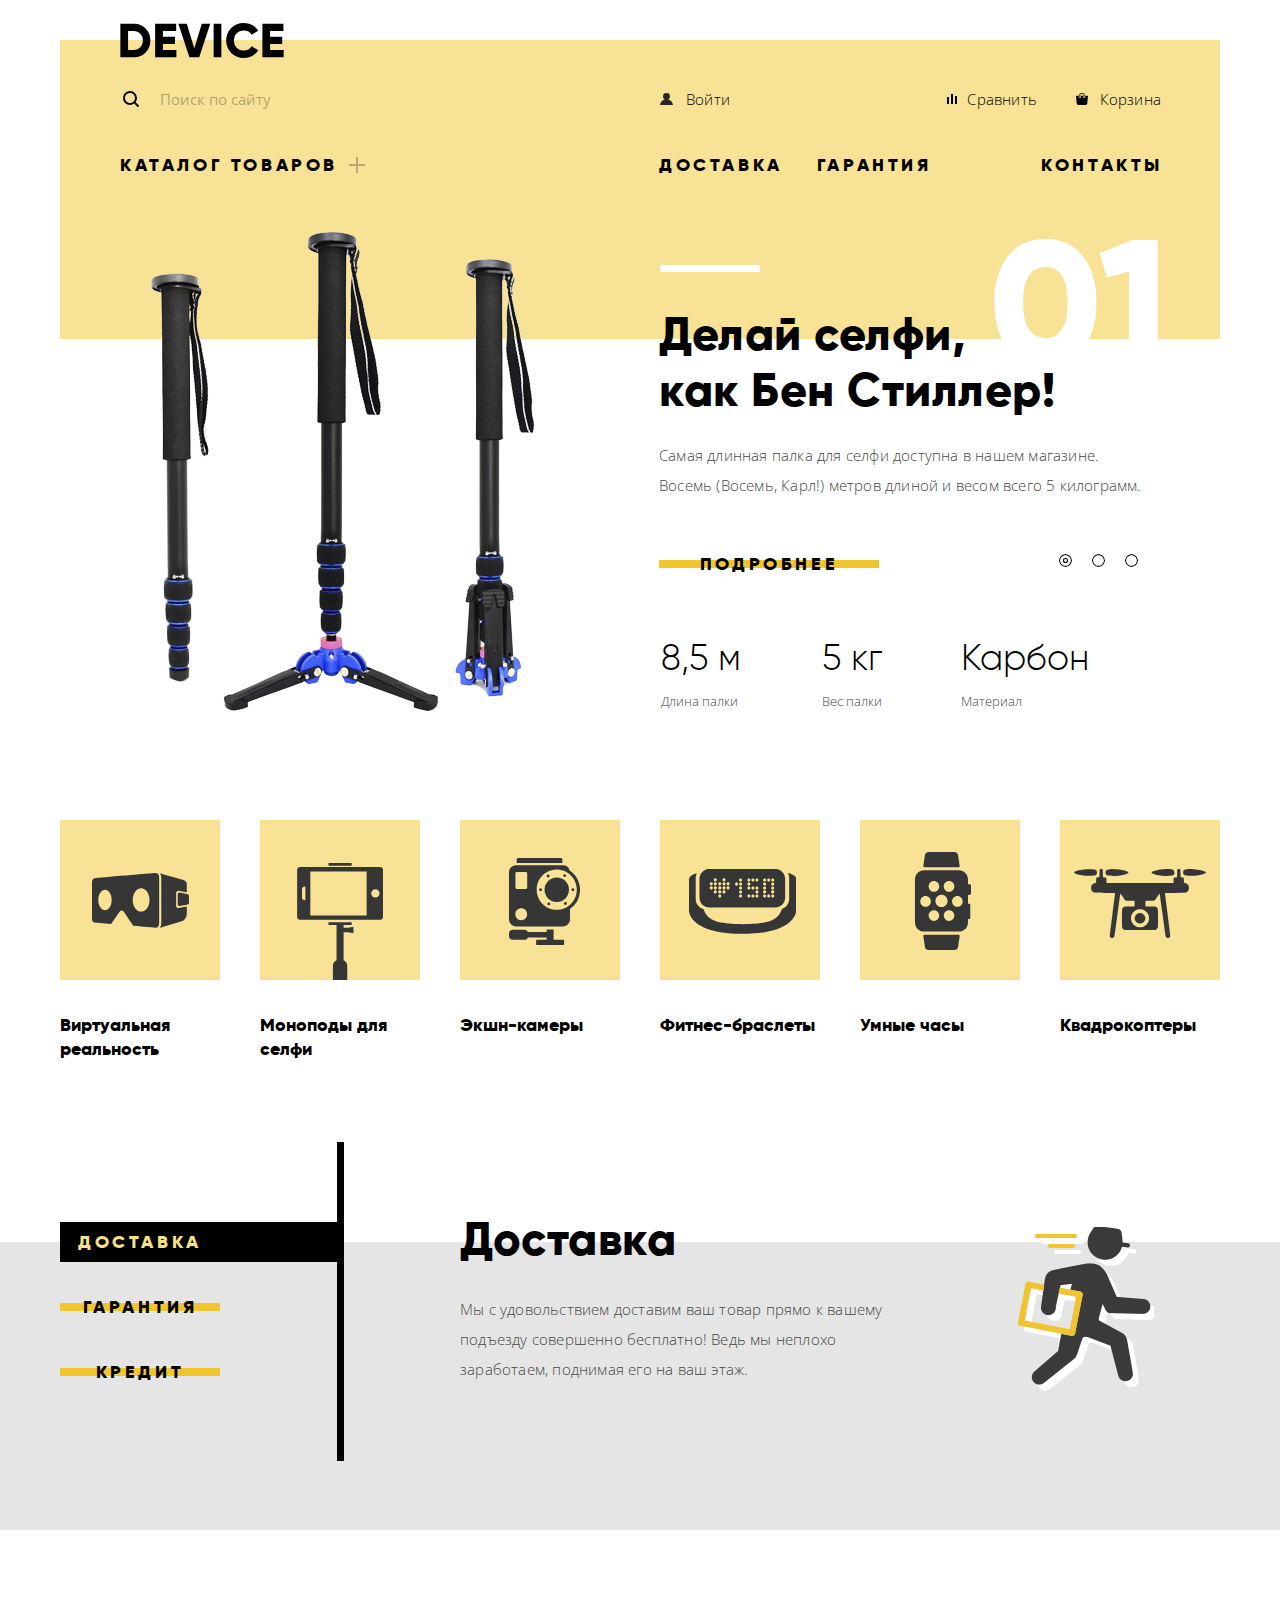
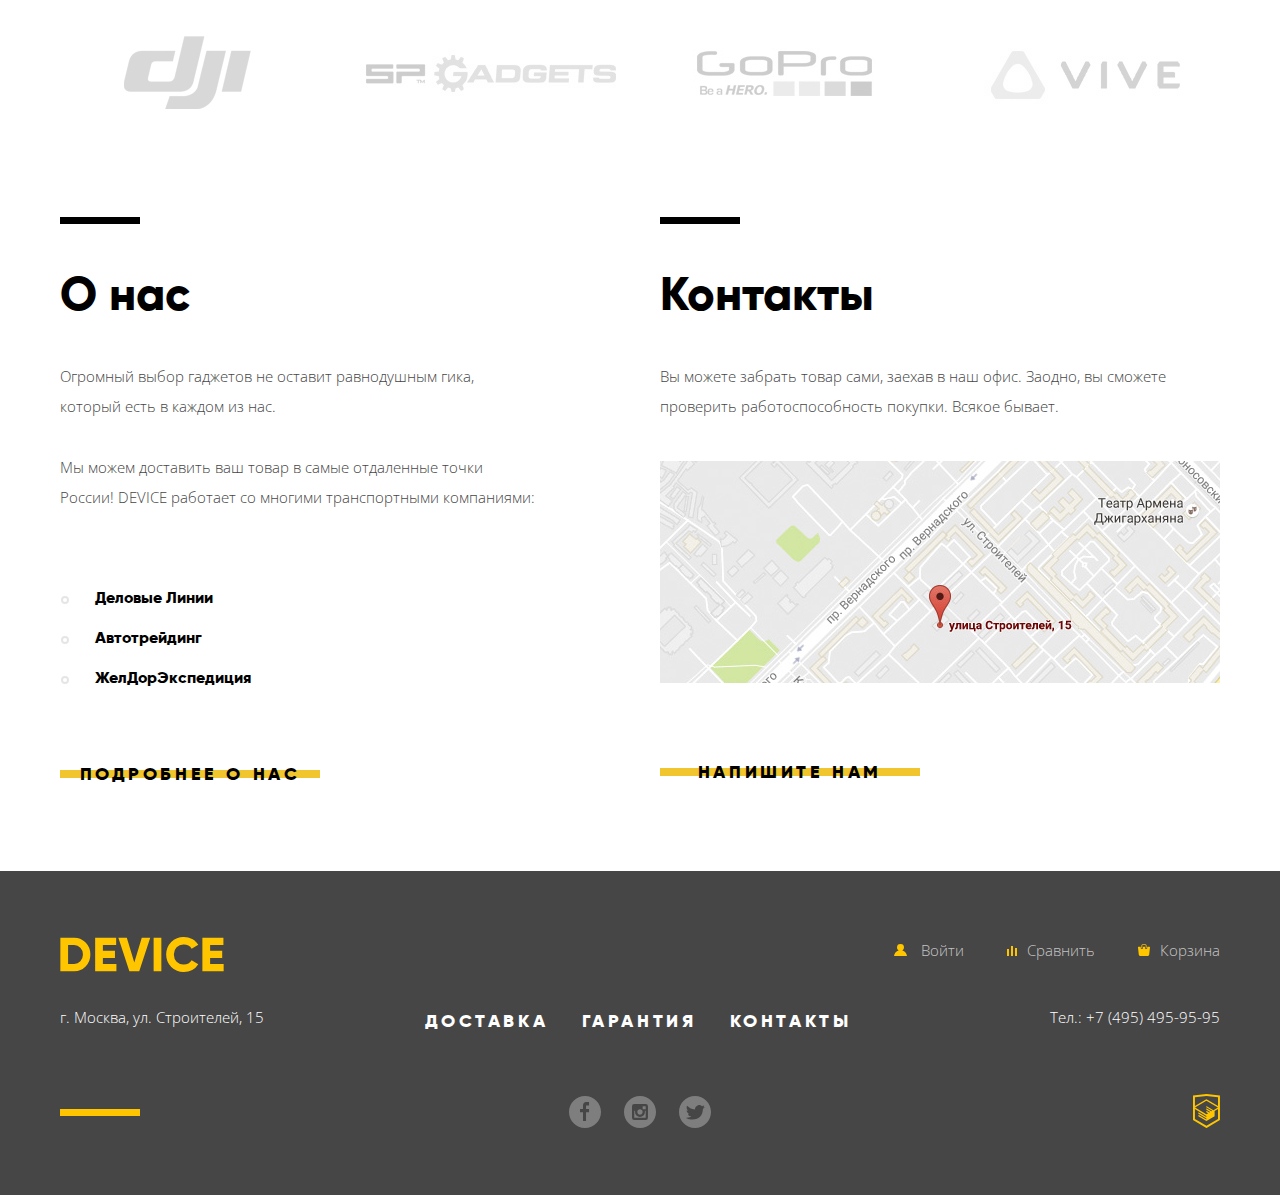
<file: index.html>
<!DOCTYPE html>
<html lang="ru">
  <head>
    <meta charset="utf-8">
    <title>Девайс - интернет-магазин гаджетов</title>
    <link href="https://fonts.googleapis.com/css?family=Open+Sans:300,400&amp;subset=cyrillic" rel="stylesheet">
    <link href="css/normalize.css" rel="stylesheet">
    <link href="css/style.mini.css" rel="stylesheet">
  </head>
  <body class="index-page">
  	<header class="header main-header">
      <svg class="header-logo" xmlns="http://www.w3.org/2000/svg" viewBox="0 0 164 35" height="35" width="164">
      <title>Интернет-магазин гаджетов «DEVICE»</title>
      <path fill="#000000" d="m0.35 0.7v33.6h13.532a15.723 15.723 0 0 0 11.72-4.824 16.464 16.464 0 0 0 4.712-11.976 16.465 16.465 0 0 0-4.712-11.976 15.723 15.723 0 0 0-11.72-4.824zm7.733 26.208v-18.819h5.8a8.648 8.648 0 0 1 6.5 2.568 9.412 9.412 0 0 1 2.489 6.84 9.41 9.41 0 0 1-2.489 6.84 8.646 8.646 0 0 1-6.5 2.568h-5.8zm34.8-5.952h12.082v-7.3h-12.086v-5.567h13.291v-7.389h-21.024v33.6h21.265v-7.392h-13.532v-5.952zm36.343 13.344 11.019-33.6h-8.458l-7.491 24.72-7.491-24.72h-8.457l11.019 33.6zm14.4 0h7.733v-33.6h-7.733zm38.615-1.416a15.514 15.514 0 0 0 6.041-5.688l-6.67-3.84a7.488 7.488 0 0 1-3.165 3.024 9.874 9.874 0 0 1-4.664 1.1 9.594 9.594 0 0 1-7.177-2.736 9.907 9.907 0 0 1-2.682-7.248 9.908 9.908 0 0 1 2.682-7.248 9.594 9.594 0 0 1 7.177-2.736 9.914 9.914 0 0 1 4.64 1.08 7.6 7.6 0 0 1 3.189 3.048l6.67-3.84a15.881 15.881 0 0 0-6.09-5.688 17.419 17.419 0 0 0-8.409-2.088 17.12 17.12 0 0 0-17.592 17.472 17.12 17.12 0 0 0 17.589 17.476 17.519 17.519 0 0 0 8.458-2.088zm17.881-11.928h12.082v-7.3h-12.085v-5.567h13.29v-7.389h-21.022v33.6h21.264v-7.392h-13.532v-5.952z"/>
      </svg>
      <div class="header-1row">
        <form class="search-form" action="https://echo.htmlacademy.ru">
          <label for="search" class="search-label"></label>
          <input class="search-input" type="text" name="search" id="search" placeholder="Поиск по сайту">
          <button class="search-btn">Найти</button>
        </form>
        <a class="header-login-link" href="login.html">Войти</a>
        <a class="header-compare-link" href="compare.html">Сравнить</a>
        <a class="header-cart-link" href="cart.html">Корзина</a>
      </div>
  		<nav class="main-navigation">
        <ul class="header-site-navigation">
          <li class="header-catalog"><a class="big-nav-link catalog-link" href="catalog.html">Каталог товаров</a>
            <ul class="catalog-navigation">
              <li><a href="virtual-reality.html">Виртуальная реальность</a></li>
              <li><a href="inner.html">Моноподы для селфи</a></li>
              <li><a href="action-cameras.html">Экшн-камеры</a></li>
              <li><a href="fitness-bracelets.html">Фитнес-браслеты</a></li>
              <li><a href="smartwatch.html">Умные часы</a></li>
              <li><a href="quadcopters.html">Квадрокоптеры</a></li>
            </ul>
          </li>
          <li class="header-delivery"><a class="big-nav-link" href="delivery.html">Доставка</a></li>
          <li class="header-guarantee"><a class="big-nav-link" href="guarantee.html">Гарантия</a></li>
          <li class="header-contacts"><a class="big-nav-link" href="contacts.html">Контакты</a></li>
        </ul>
      </nav>
    </header>
    <main>
    	<h1 class="visually-hidden">Интернет-магазин гаджетов «DEVICE»</h1>
      <section class="container slider">
          <input type="radio" id="btn-1" name="toggle" checked>
          <input type="radio" id="btn-2" name="toggle">
          <input type="radio" id="btn-3" name="toggle">
        <div class="slider-controls">
          <label for="btn-1"></label>
          <label for="btn-2"></label>
          <label for="btn-3"></label>
        </div>
        <ul class="slider-slides">
          <li class="slider-inner slide-1">
            <img src="img/slider-1.png" alt="Длиннющая палка для селфи" width="384" height="486">
            <div class="slider-description">
              <h2>Делай селфи,<br>как Бен Стиллер!</h2>
                <p>Самая длинная палка для селфи доступна в нашем магазине. Восемь (Восемь, Карл!) метров длиной и весом всего 5 килограмм.</p>
                <a class="button" href="#">Подробнее</a>
                <table>
                  <tr>
                    <th>8,5 м</th>
                    <th>5 кг</th>
                    <th>Карбон</th>
                  </tr>
                  <tr>
                    <td>Длина палки</td>
                    <td>Вес палки</td>
                    <td>Материал</td>
                  </tr>
                </table>
            </div>
          </li>
          <li class="slider-inner slide-2">
            <img src="img/slider-2.png" alt="Язвительный фитнес-браслет" width="345" height="485">
            <div class="slider-description">
              <h2>Худеем<br>правильно!</h2>
              <p>Мотивирующие фитнес-браслеты помогут найти в себе силы не пропускать занятия и соблюдать диету.</p>
              <a class="button" href="#">Подробнее</a>
              <table>
                <tr>
                  <th>48 часов</th>
                </tr>
                <tr>
                  <td>Без подзарядки</td>
                </tr>
              </table>
            </div>
          </li>
          <li class="slider-inner slide-3">
            <img src="img/slider-3.png" alt="Квадрокомарик" width="526" height="334">
            <div class="slider-description">
              <h2>Порхает как бабочка, жалит как пчела!</h2>
              <p>Этот обычный, на первый взгляд, квадрокоптер оснащен мощным лазером, замаскированным под стандартную камеру.</p>
              <a class="button" href="#">Подробнее</a>
              <table>
                <tr>
                  <th>800 м</th>
                  <th>50 м</th>
                </tr>
                <tr>
                  <td>Дальность полета</td>
                  <td>Радиус поражения</td>
                </tr>
              </table>
            </div>
          </li>
        </ul>
      </section>
      <ul class="popular-items container">
        <li class="popular-item">
          <a class="popular-item-link virtual-reality" href="">
            <h3>Виртуальная реальность</h3>
          </a>
        </li>
        <li class="popular-item">
          <a class="popular-item-link monopodes-for-selfie" href="">
            <h3>Моноподы для селфи</h3>
          </a>
        </li>
        <li class="popular-item">
          <a class="popular-item-link action-cameras" href="">
            <h3>Экшн-камеры</h3>
          </a>
        </li>
        <li class="popular-item">
          <a class="popular-item-link fitness-bracelets" href="">
            <h3>Фитнес-браслеты</h3>
          </a>
        </li>
        <li class="popular-item">
          <a class="popular-item-link smartwatch" href="">
            <h3>Умные часы</h3>
          </a>
        </li>
        <li class="popular-item">
          <a class="popular-item-link quadcopters" href="">
            <h3>Квадрокоптеры</h3>
          </a>
        </li>
      </ul>
      <section class="service">
      <div class="container">
        <div class="service-frame">
          <input type="radio" id="service-btn-1" name="service-toggle" checked>
          <input type="radio" id="service-btn-2" name="service-toggle">
          <input type="radio" id="service-btn-3" name="service-toggle">
        <div class="service-controls">
          <label class="button" for="service-btn-1">Доставка</label>
          <label class="button" for="service-btn-2">Гарантия</label>
          <label class="button" for="service-btn-3">Кредит</label>
        </div>
        <ul class="service-slides">
          <li class="service-slide-1">
            <h3>Доставка</h3>
            <p>Мы с удовольствием доставим ваш товар прямо к вашему подъезду совершенно бесплатно! Ведь мы неплохо заработаем, поднимая его на ваш этаж.</p>
          </li>
          <li class="service-slide-2">
            <h3>Гарантия</h3>
            <p>Если из-за возгорания купленного у нас товара у вас сгорит дом — не переживайте, мы выдадим вам новый.<br>Товар, не дом, конечно же.</p>
          </li>
          <li class="service-slide-3">
            <h3>Кредит</h3>
            <p>Залезть в долговую яму стало проще! Кредитные консультанты подберут для вас наиболее выгодные условия кредита. Выгодные для нашего банка, разумеется.</p>
          </li>
        </ul>
        </div>
      </div>
      </section>
      <section class="logotypes container">
        <h2 class="visually-hidden">Наши партнёры</h2>
        <ul>
          <li class="logotype">
            <a class="logo-1" href="https://www.dji.com/ru" title="DJI"></a>
            <img src="img/logo-1.jpg" alt="логотип DJI" width="260" height="100">
          </li>
          <li class="logotype">
            <a class="logo-2" href="http://www.sp-gadgets.com/" title="SP Gadgets"></a>
            <img src="img/logo-2.jpg" alt="логотип SP Gadgets" width="260" height="100">
          </li>
          <li class="logotype">
            <a class="logo-3" href="https://gopro.ru/" title="GoPro"></a>
            <img src="img/logo-3.jpg" alt="логотип GoPro" width="260" height="100">
          </li>
          <li class="logotype">
            <a class="logo-4" href="https://www.vive.com/ru/" title="HTC Vive"></a>
            <img src="img/logo-4.jpg" alt="логотип HTC Vive" width="260" height="100">
          </li>
        </ul>
      </section>
      <div class="container description">
    	<section class="about">
    		<h2>О нас</h2>
    		<p>Огромный выбор гаджетов не оставит равнодушным гика, который есть в каждом из нас.</p>
    		<p>Мы можем доставить ваш товар в самые отдаленные точки России! DEVICE работает со многими транспортными компаниями:</p>
    		<ul class="delivery-companies">
    			<li class="delivery-company">Деловые Линии</li>
    			<li class="delivery-company">Автотрейдинг</li>
    			<li class="delivery-company">ЖелДорЭкспедиция</li>
    		</ul>
    		<a class="button" href="#">Подробнее о нас</a>
    	</section>
    	<section class="contacts">
    		<h2>Контакты</h2>
    		<p>Вы можете забрать товар сами, заехав в наш офис. Заодно, вы сможете проверить работоспособность покупки. Всякое бывает.</p>
    		<a class="map" href="https://yandex.ru/maps/213/moscow/?ll=37.529654%2C55.686980&mode=search&ol=geo&ouri=ymapsbm1%3A%2F%2Fgeo%3Fll%3D37.529655%252C55.686981%26spn%3D0.001000%252C0.001000%26text%3D%25D0%25A0%25D0%25BE%25D1%2581%25D1%2581%25D0%25B8%25D1%258F%252C%2520%25D0%259C%25D0%25BE%25D1%2581%25D0%25BA%25D0%25B2%25D0%25B0%252C%2520%25D1%2583%25D0%25BB%25D0%25B8%25D1%2586%25D0%25B0%2520%25D0%25A1%25D1%2582%25D1%2580%25D0%25BE%25D0%25B8%25D1%2582%25D0%25B5%25D0%25BB%25D0%25B5%25D0%25B9%252C%252015%2520&z=17"><img src="img/map.jpg" height="222" width="560" alt="Магазин находится по адресу ул. Строителей, 15, Москва"></a>
    		<a class="button" href="#">Напишите нам</a>
    	</section>
      </div>
    </main>
    <footer class="main-footer">
      <div class="container">
        <div class="footer-1row">
          <svg class="footer-logo" xmlns="http://www.w3.org/2000/svg" viewBox="0 0 164 35" height="35" width="164">
          <title>Интернет-магазин гаджетов «DEVICE»</title>
          <path fill="#ffc600" d="m0.35 0.7v33.6h13.532a15.723 15.723 0 0 0 11.72-4.824 16.464 16.464 0 0 0 4.712-11.976 16.465 16.465 0 0 0-4.712-11.976 15.723 15.723 0 0 0-11.72-4.824zm7.733 26.208v-18.819h5.8a8.648 8.648 0 0 1 6.5 2.568 9.412 9.412 0 0 1 2.489 6.84 9.41 9.41 0 0 1-2.489 6.84 8.646 8.646 0 0 1-6.5 2.568h-5.8zm34.8-5.952h12.082v-7.3h-12.086v-5.567h13.291v-7.389h-21.024v33.6h21.265v-7.392h-13.532v-5.952zm36.343 13.344 11.019-33.6h-8.458l-7.491 24.72-7.491-24.72h-8.457l11.019 33.6zm14.4 0h7.733v-33.6h-7.733zm38.615-1.416a15.514 15.514 0 0 0 6.041-5.688l-6.67-3.84a7.488 7.488 0 0 1-3.165 3.024 9.874 9.874 0 0 1-4.664 1.1 9.594 9.594 0 0 1-7.177-2.736 9.907 9.907 0 0 1-2.682-7.248 9.908 9.908 0 0 1 2.682-7.248 9.594 9.594 0 0 1 7.177-2.736 9.914 9.914 0 0 1 4.64 1.08 7.6 7.6 0 0 1 3.189 3.048l6.67-3.84a15.881 15.881 0 0 0-6.09-5.688 17.419 17.419 0 0 0-8.409-2.088 17.12 17.12 0 0 0-17.592 17.472 17.12 17.12 0 0 0 17.589 17.476 17.519 17.519 0 0 0 8.458-2.088zm17.881-11.928h12.082v-7.3h-12.085v-5.567h13.29v-7.389h-21.022v33.6h21.264v-7.392h-13.532v-5.952z"/>
          </svg>
          <div class="footer-user-navigation">
            <a class="footer-login-link" href="login.html"><svg class="login-icon" xmlns="http://www.w3.org/2000/svg" width="13" height="12" viewBox="0 0 13 12"><path fill="#ffc600" d="M.032 12h12.937c-.163-2.643-2.074-4.837-4.671-5.543a3.47 3.47 0 0 0 1.687-2.972 3.485 3.485 0 0 0-6.97 0c0 1.264.68 2.361 1.688 2.972C2.106 7.163.194 9.357.032 12z"/></svg>Войти</a>
            <a class="footer-compare-link" href="compare.html"><svg class="compare-icon" xmlns="http://www.w3.org/2000/svg" width="10" height="10" viewBox="0 0 10 10"><path fill="#ffc600" d="M8 2h1.984v8H8zM0 3h1.984v7H0zM4 0h2v10H4z"/></svg>Сравнить</a>
            <a class="footer-cart-link" href="cart.html"><svg class="cart-icon" xmlns="http://www.w3.org/2000/svg" width="12" height="12" viewBox="0 0 12 12"><path fill="#ffc600" d="M11.864 3.017a.429.429 0 0 0-.327-.154H9.225V4.09c0 .563-.484 1.022-1.08 1.022-.594 0-1.078-.458-1.078-1.022V2.863H4.909V4.09c0 .563-.485 1.022-1.08 1.022-.595 0-1.078-.458-1.078-1.022V2.863H.438a.43.43 0 0 0-.327.154.472.472 0 0 0-.108.358l.776 7.134c.015.806.642 1.455 1.411 1.455h7.595c.77 0 1.396-.649 1.411-1.455l.776-7.134a.476.476 0 0 0-.108-.358z"/><path fill="#ffc600" d="M3.829 4.499c.239 0 .433-.184.433-.409V1.84c0-.632.672-1.022 1.295-1.022h1.079c.655 0 1.078.401 1.078 1.022v2.25c0 .225.194.409.431.409.239 0 .433-.184.433-.409V1.84C8.577.773 7.761 0 6.636 0H5.557c-1.19 0-2.159.826-2.159 1.84v2.25c0 .225.194.409.431.409z"/></svg>Корзина</a>
          </div>
        </div>
        <div class="footer-2row">
          <p class="contact-info">г. Москва, ул. Строителей, 15</p>
          <nav class="footer-navigation">
            <ul class="footer-site-navigation">
              <li><a class="big-nav-link" href="delivery.html">Доставка</a></li>
              <li><a class="big-nav-link" href="guarantee.html">Гарантия</a></li>
              <li><a class="big-nav-link" href="contacts.html">Контакты</a></li>
            </ul>
          </nav>
          <p class="contact-info">Тел.: +7 (495) 495-95-95</p>
        </div>
        <div class="footer-social">
          <ul class="social-buttons">
            <li><a class="social-button" href="#" title="Фейсбук"><svg xmlns="http://www.w3.org/2000/svg" width="32" height="32" viewBox="0 0 32 32"><path fill="#FFF" d="M16 0C7.164 0 0 7.163 0 16s7.164 16 16 16c8.837 0 16-7.164 16-16S24.837 0 16 0zm4.062 9.455h-3.021v3.444h3.021v3.445h-3.021v8.61H14.02v-8.61H11v-3.445h3.021V9.455c0-1.902 1.353-3.445 3.021-3.445h3.021v3.445z"/></svg></a></li>
            <li><a class="social-button" href="#" title="Инстаграм"><svg xmlns="http://www.w3.org/2000/svg" width="32" height="32" viewBox="0 0 32 32"><g fill="#FFF"><path d="M20.916 16a4.938 4.938 0 1 1-9.877 0c0-.394.051-.773.138-1.14h-.897v6.838h11.396V14.86h-.897c.086.367.137.746.137 1.14z"/><path d="M15.978 18.659c1.466 0 2.659-1.193 2.659-2.659s-1.193-2.659-2.659-2.659c-1.466 0-2.659 1.193-2.659 2.659s1.192 2.659 2.659 2.659zM18.637 10.302h3.039v3.039h-3.039z"/><path d="M16 0C7.164 0 0 7.164 0 16c0 8.837 7.164 16 16 16 8.837 0 16-7.163 16-16 0-8.836-7.163-16-16-16zm7.955 21.698a2.285 2.285 0 0 1-2.279 2.279H10.279A2.285 2.285 0 0 1 8 21.698V10.302a2.286 2.286 0 0 1 2.279-2.279h11.396a2.286 2.286 0 0 1 2.279 2.279v11.396z"/></g></svg></a></li>
            <li><a class="social-button" href="#" title="Твиттер"><svg xmlns="http://www.w3.org/2000/svg" width="32" height="32" viewBox="0 0 32 32"><path fill="#FFF" d="M16 0C7.164 0 0 7.164 0 16c0 8.837 7.164 16 16 16 8.837 0 16-7.163 16-16 0-8.836-7.163-16-16-16zm7.944 12.809c-.251 6.516-3.463 10.832-10.992 10.702h-.486c-.447 0-4.543-.443-5.344-1.823 2.479.19 4.247-.406 5.12-1.136-1.048-.289-2.923-.461-3.251-2.848.384.104.618.221 1.299.113-1.307-.824-2.758-1.519-2.679-3.643.311.317 1.164.518 1.46.457-.768-.233-2.149-3.244-.974-4.781 1.984 1.79 4.075 3.482 7.804 3.643.227-2.214 1.24-3.699 3.168-4.325 1.84-.479 3.255.26 3.901 1.138.737-.224 1.453-.466 2.193-.685-.004.833-.569 1.463-.935 1.709.747.165 1.423-.475 1.423-.475-.184.963-1.094 1.725-1.707 1.954z"/></svg></a></li>
          </ul>
          <p class="footer-copyright">
            <a class="academy-button" href="https://htmlacademy.ru/intensive/htmlcss" title="HTML Academy">
              <svg xmlns="http://www.w3.org/2000/svg" width="26.943" height="34.09" viewBox="0 0 26.943 34.09"><path fill="#FFC600" d="M13.62.017L13.472 0 0 1.412v24.661l13.473 8.017 13.43-7.99.042-.025V1.412L13.62.017zm11.399 12.11L13.495 5.334l-.001-.104-.087.05-.088-.056v.109L1.925 12.118V3.147l11.548-1.212L25.02 3.147v8.98zm-11.614-5.34L24.923 13.5l-4.479 2.64-7.093-4.221-.014 1.415 5.904 3.513-.86.507-5.03-2.992-.014 1.415 3.827 2.275-.782.523-3.031-1.787-.014 1.413 1.853 1.091-1.8 1.081-11.356-6.751 11.371-6.835zm-11.48 8.34l11.411 6.791.016 1.044-7.942-4.728-.015 1.416 7.979 4.795.018 1.076-7.973-4.74-.013 1.414 8.021 4.822.046.025 8.143-4.872-.011-5.177 3.415-2.036v10.021L13.472 31.85 1.925 24.979v-9.852z"/></svg>
            </a>
          </p>
        </div>
      </div>
    </footer>
    <section class="modal modal-write-us">
    	<h2 class="visually-hidden">Напишите нам</h2>
    	<form class="writeus-form" action="https://echo.htmlacademy.ru" method="post">
    		<p class="writeus-item">
          		<label for="writeus-name">Ваше имя:</label>
    			<input id="writeus-name" type="text" name="nameandsurname" required placeholder="Имя Фамилия">
        	</p>
    		<p class="writeus-item">
        		<label for="writeus-email">Ваш e-mail:</label>
    			<input id="writeus-email" type="email" name="email" required placeholder="email@example.com">
        	</p>
    		<p class="writeus-item">
        		<label for="writeus-text">Текст письма:</label>
    			<textarea id="writeus-text" name="text" required rows="4" placeholder="В свободной форме"></textarea>
        	</p>
    		<button class="button" type="submit">Отправить</button>
    	</form>
    	<button class="modal-close" type="button">Закрыть</button>
    </section>
    <section class="modal modal-map">
      <h2 class="visually-hidden">Как до нас добраться</h2>
      <iframe src="https://yandex.ru/map-widget/v1/?um=constructor%3A004511e9bae80185b9b262360808360ad1c1ce06ac9069e3fcf9794bded7ec75&amp;source=constructor" width="960" height="559"></iframe>
      <button class="modal-close" type="button">Закрыть</button>
    </section>
    <script src="js/script.mini.js"></script>
  </body>
</html>
</file>
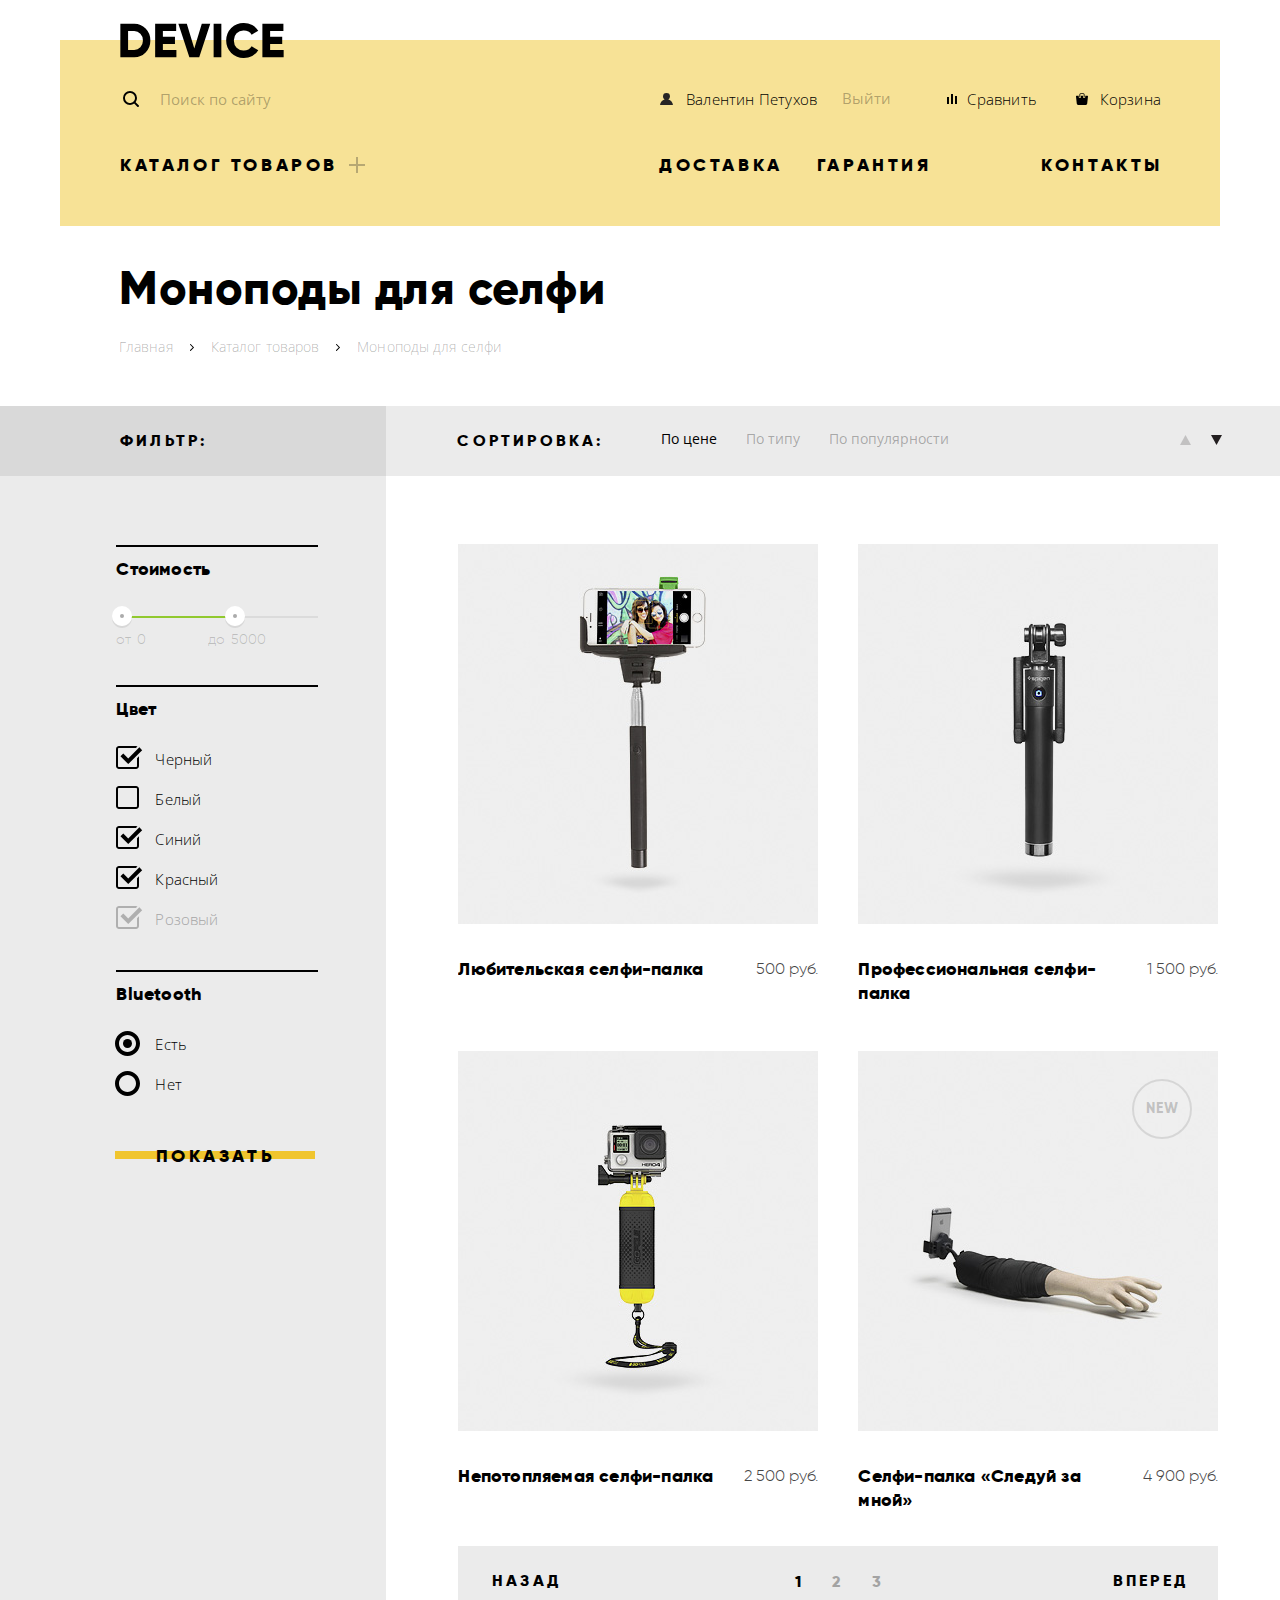
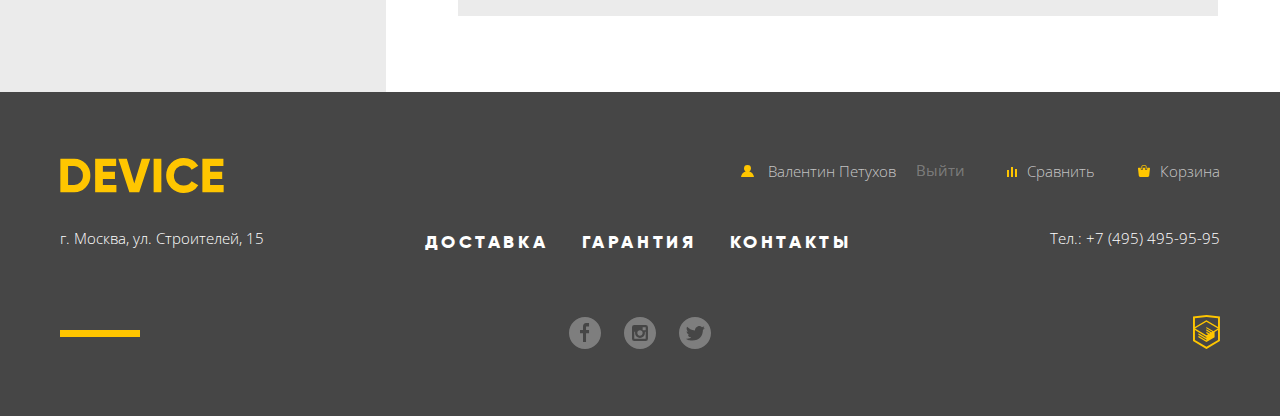
<file: inner.html>
<!DOCTYPE html>
<html lang="ru">
  <head>
    <meta charset="utf-8">
    <title>Девайс - каталог товаров</title>
    <link href="https://fonts.googleapis.com/css?family=Open+Sans:300,400&amp;subset=cyrillic" rel="stylesheet">
    <link href="css/normalize.css" rel="stylesheet">
    <link href="css/style.mini.css" rel="stylesheet">
  </head>
  <body class="inner-page">
    <header class="header inner-header">
      <a href="index.html" class="inner-header-logo">
        <svg class="header-logo" xmlns="http://www.w3.org/2000/svg" viewBox="0 0 164 35" height="35" width="164">
        <title>Интернет-магазин гаджетов «DEVICE»</title>
        <path fill="#000000" d="m0.35 0.7v33.6h13.532a15.723 15.723 0 0 0 11.72-4.824 16.464 16.464 0 0 0 4.712-11.976 16.465 16.465 0 0 0-4.712-11.976 15.723 15.723 0 0 0-11.72-4.824zm7.733 26.208v-18.819h5.8a8.648 8.648 0 0 1 6.5 2.568 9.412 9.412 0 0 1 2.489 6.84 9.41 9.41 0 0 1-2.489 6.84 8.646 8.646 0 0 1-6.5 2.568h-5.8zm34.8-5.952h12.082v-7.3h-12.086v-5.567h13.291v-7.389h-21.024v33.6h21.265v-7.392h-13.532v-5.952zm36.343 13.344 11.019-33.6h-8.458l-7.491 24.72-7.491-24.72h-8.457l11.019 33.6zm14.4 0h7.733v-33.6h-7.733zm38.615-1.416a15.514 15.514 0 0 0 6.041-5.688l-6.67-3.84a7.488 7.488 0 0 1-3.165 3.024 9.874 9.874 0 0 1-4.664 1.1 9.594 9.594 0 0 1-7.177-2.736 9.907 9.907 0 0 1-2.682-7.248 9.908 9.908 0 0 1 2.682-7.248 9.594 9.594 0 0 1 7.177-2.736 9.914 9.914 0 0 1 4.64 1.08 7.6 7.6 0 0 1 3.189 3.048l6.67-3.84a15.881 15.881 0 0 0-6.09-5.688 17.419 17.419 0 0 0-8.409-2.088 17.12 17.12 0 0 0-17.592 17.472 17.12 17.12 0 0 0 17.589 17.476 17.519 17.519 0 0 0 8.458-2.088zm17.881-11.928h12.082v-7.3h-12.085v-5.567h13.29v-7.389h-21.022v33.6h21.264v-7.392h-13.532v-5.952z"/>
        </svg>
      </a>
      <div class="header-1row">
        <form class="search-form" action="https://echo.htmlacademy.ru">
          <label for="search" class="search-label"></label>
          <input class="search-input" type="text" name="search" id="search" placeholder="Поиск по сайту">
          <button class="search-btn">Найти</button>
        </form>
        <a class="header-login-link" href="current-user.html">Валентин Петухов</a><button class="leave-btn">Выйти</button>
        <a class="header-compare-link" href="compare.html">Сравнить</a>
        <a class="header-cart-link" href="cart.html">Корзина</a>
      </div>
  		<nav class="inner-navigation">
        <ul class="header-site-navigation">
          <li class="header-catalog"><a class="big-nav-link catalog-link" href="#">Каталог товаров</a>
            <ul class="catalog-navigation">
              <li><a href="virtual-reality.html">Виртуальная реальность</a></li>
              <li><a href="inner.html">Моноподы для селфи</a></li>
              <li><a href="action-cameras.html">Экшн-камеры</a></li>
              <li><a href="fitness-bracelets.html">Фитнес-браслеты</a></li>
              <li><a href="smartwatch.html">Умные часы</a></li>
              <li><a href="quadcopters.html">Квадрокоптеры</a></li>
            </ul>
          <li class="header-delivery"><a class="big-nav-link" href="delivery.html">Доставка</a></li>
          <li class="header-guarantee"><a class="big-nav-link" href="guarantee.html">Гарантия</a></li>
          <li class="header-contacts"><a class="big-nav-link" href="contacts.html">Контакты</a></li>
        </ul>
      </nav>
    </header>
    <main>
      <div class="catalog-container">
        <h1 class="page-title">Моноподы для селфи</h1>
        <ul class="breadcrumbs">
          <li class="breadcrumb"><a href="index.html">Главная</a></li>
          <li class="breadcrumb"><a href="#">Каталог товаров</a></li>
          <li class="breadcrumb"><a>Моноподы для селфи</a></li>
        </ul>
      </div>
      <div class="sale">
        <section class="filters">
          <h2 class="visually-hidden">Фильтр товаров</h2>
          <div class="filter-header"><span>Фильтр:</span></div>
          <form class="filter" method="get" action="https://echo.htmlacademy.ru">
            <fieldset class="price-value">
              <legend>Стоимость</legend>
                <div class="range-controls">
                  <div class="scale"><div class="bar"></div></div>
                  <div class="toggle min-toggle"><svg xmlns="http://www.w3.org/2000/svg" width="20" height="23" viewBox="0 0 20 23"><path opacity=".3" fill="#ABABAB" d="M10 20C4.477 20 0 15.522 0 10v2c0 5.522 4.477 10 10 10 5.522 0 10-4.478 10-10v-2c0 5.522-4.478 10-10 10z"/><circle fill="#FFF" cx="10" cy="10" r="10"/><circle fill="#ABABAB" cx="10" cy="10" r="2"/></svg></div>
                  <div class="toggle max-toggle"><svg xmlns="http://www.w3.org/2000/svg" width="20" height="23" viewBox="0 0 20 23"><path opacity=".3" fill="#ABABAB" d="M10 20C4.477 20 0 15.522 0 10v2c0 5.522 4.477 10 10 10 5.522 0 10-4.478 10-10v-2c0 5.522-4.478 10-10 10z"/><circle fill="#FFF" cx="10" cy="10" r="10"/><circle fill="#ABABAB" cx="10" cy="10" r="2"/></svg></div>
                </div>
                <div class="price-controls">
                  <label for="min-price-value">от</label>
                  <input class="min-price" type="text" id="min-price-value" value="0">
                  <label for="max-price-value">до</label>
                  <input class="max-price" type="text" id="max-price-value" value="5000">
                </div>
            </fieldset>
            <fieldset class="color-option">
              <legend>Цвет</legend>
              <ul class="filter-options">
                <li class="filter-option">
                  <input class="visually-hidden filter-input filter-input-checkbox" type="checkbox" name="product-color" value="black" id="color-black" checked>
                  <label for="color-black">Черный</label>
                </li>
                <li class="filter-option">
                  <input class="visually-hidden filter-input filter-input-checkbox" type="checkbox" name="product-color" value="white" id="color-white">
                  <label for="color-white">Белый</label>
                </li>
                <li class="filter-option">
                  <input class="visually-hidden filter-input filter-input-checkbox" type="checkbox" name="product-color" value="blue" id="color-blue" checked>
                  <label for="color-blue">Синий</label>
                </li>
                <li class="filter-option">
                  <input class="visually-hidden filter-input filter-input-checkbox" type="checkbox" name="product-color" value="red" id="color-red" checked>
                  <label for="color-red">Красный</label>
                </li>
                <li class="filter-option">
                  <input class="visually-hidden filter-input filter-input-checkbox" type="checkbox" name="product-color" value="pink" id="color-pink" checked disabled>
                  <label for="color-pink">Розовый</label>
                </li>
              </ul>
            </fieldset>
            <fieldset class="bluetooth-option">
              <legend>Bluetooth</legend>
              <ul class="filter-options">
                <li class="filter-option">
                  <input class="visually-hidden filter-input filter-input-radio" type="radio" name="product-bluetooth" value="yes" id="bluetooth-yes" checked>
                  <label for="bluetooth-yes">Есть</label>
                </li>
                <li class="filter-option">
                  <input class="visually-hidden filter-input filter-input-radio" type="radio" name="product-bluetooth" value="no" id="bluetooth-no">
                  <label for="bluetooth-no">Нет</label>
                </li>
              </ul>
            </fieldset>
            <button type="submit" class="filter-button button">Показать</button>
          </form>
        </section>
        <section class="catalog">
          <h2 class="visually-hidden">Список моноподов для селфи</h2>
          <form class="sort">
            <span>Сортировка:</span>
            <fieldset>
            <ul class="sort-options">
              <li>
                <input class="visually-hidden sort-checkbox" type="radio" name="type-of-sort" value="price" id="price-sort" checked>
                <label for="price-sort">По цене</label>
              </li>
              <li>
                <input class="visually-hidden sort-checkbox" type="radio" name="type-of-sort" value="type" id="type-sort">
                <label for="type-sort">По типу</label>
              </li>
              <li>
                <input class="visually-hidden sort-checkbox" type="radio" name="type-of-sort" value="popularity" id="popularity-sort">
                <label for="popularity-sort">По популярности</label>
              </li>
            </ul>
            </fieldset>
            <fieldset>
              <ul class="sort-direction">
                <li>
                  <input class="visually-hidden sort-direction-checkbox" type="radio" name="direction-of-sort" value="low-to-high" id="low-to-high-sort">
                  <label for="low-to-high-sort">
                    <svg xmlns="http://www.w3.org/2000/svg" width="11" height="10" viewBox="0 0 11 10"><path fill="#231F20" d="M5.5 0L0 10h11z"/></svg>
                  </label>
                </li>
                <li>
                  <input class="visually-hidden sort-direction-checkbox" type="radio" name="direction-of-sort" value="high-to-low" id="high-to-low-sort" checked>
                  <label for="high-to-low-sort">
                    <svg xmlns="http://www.w3.org/2000/svg" width="11" height="10" viewBox="0 0 11 10"><path fill="#231F20" d="M5.5 10L0 0h11"/></svg>
                  </label>
                </li>
              </ul>
            </fieldset>
          </form>
          <ul class="catalog-list">
            <li class="catalog-item">
              <h3 class="catalog-item-title">
                <a href="catalog-item.html">Любительская селфи-палка</a>
              </h3>
              <div class="catalog-item-image">
                <img src="img/item-1.jpg" height="380" width="360" alt="Любительская селфи-палка">
                <span class="catalog-item-new">NEW</span>
                <div class="add-to-cart">
                  <button class="button">В корзину</button>
                  <a href="#">Добавить к сравнению</a>
                </div>
              </div>
              <p class="catalog-item-price">500 руб.</p>
            </li>
            <li class="catalog-item">
              <h3 class="catalog-item-title">
                <a href="catalog-item.html">Профессиональная селфи-палка</a>
              </h3>
              <div class="catalog-item-image">
                <img src="img/item-2.jpg" height="380" width="360" alt="Профессиональная селфи-палка">
                <span class="catalog-item-new">NEW</span>
                <div class="add-to-cart">
                  <button class="button">В корзину</button>
                  <a href="#">Добавить к сравнению</a>
                </div>
              </div>
              <p class="catalog-item-price">1 500 руб.</p>
            </li>
            <li class="catalog-item">
              <h3 class="catalog-item-title">
                <a href="catalog-item.html">Непотопляемая селфи-палка</a>
              </h3>
              <div class="catalog-item-image">
                <img src="img/item-3.jpg" height="380" width="360" alt="Непотопляемая селфи-палка">
                <span class="catalog-item-new">NEW</span>
                <div class="add-to-cart">
                  <button class="button">В корзину</button>
                  <a href="#">Добавить к сравнению</a>
                </div>
              </div>
              <p class="catalog-item-price">2 500 руб.</p>
            </li>
            <li class="catalog-item">
              <h3 class="catalog-item-title">
                <a href="catalog-item.html">Селфи-палка «Следуй за мной»</a>
              </h3>
              <div class="catalog-item-image">
                <img src="img/item-4.jpg" height="380" width="360" alt="Селфи-палка «Следуй за мной»">
                <span class="catalog-item-new visible">NEW</span>
                <div class="add-to-cart">
                  <button class="button">В корзину</button>
                  <a href="#">Добавить к сравнению</a>
                </div>
              </div>
              <p class="catalog-item-price">4 900 руб.</p>
            </li>
          </ul>
          <div class="paginator">
            <a href="">Назад</a>
            <ul class="pages">
              <li class="page"><a class="page-current">1</a></li>
              <li class="page"><a href="">2</a></li>
              <li class="page"><a href="">3</a></li>
            </ul>
            <a href="">Вперед</a>
          </div>
        </section>
      </div>
    </main>
    <footer class="main-footer">
      <div class="container">
        <div class="footer-1row">
          <svg class="footer-logo" xmlns="http://www.w3.org/2000/svg" viewBox="0 0 164 35" height="35" width="164">
          <title>Интернет-магазин гаджетов «DEVICE»</title>
          <path fill="#ffc600" d="m0.35 0.7v33.6h13.532a15.723 15.723 0 0 0 11.72-4.824 16.464 16.464 0 0 0 4.712-11.976 16.465 16.465 0 0 0-4.712-11.976 15.723 15.723 0 0 0-11.72-4.824zm7.733 26.208v-18.819h5.8a8.648 8.648 0 0 1 6.5 2.568 9.412 9.412 0 0 1 2.489 6.84 9.41 9.41 0 0 1-2.489 6.84 8.646 8.646 0 0 1-6.5 2.568h-5.8zm34.8-5.952h12.082v-7.3h-12.086v-5.567h13.291v-7.389h-21.024v33.6h21.265v-7.392h-13.532v-5.952zm36.343 13.344 11.019-33.6h-8.458l-7.491 24.72-7.491-24.72h-8.457l11.019 33.6zm14.4 0h7.733v-33.6h-7.733zm38.615-1.416a15.514 15.514 0 0 0 6.041-5.688l-6.67-3.84a7.488 7.488 0 0 1-3.165 3.024 9.874 9.874 0 0 1-4.664 1.1 9.594 9.594 0 0 1-7.177-2.736 9.907 9.907 0 0 1-2.682-7.248 9.908 9.908 0 0 1 2.682-7.248 9.594 9.594 0 0 1 7.177-2.736 9.914 9.914 0 0 1 4.64 1.08 7.6 7.6 0 0 1 3.189 3.048l6.67-3.84a15.881 15.881 0 0 0-6.09-5.688 17.419 17.419 0 0 0-8.409-2.088 17.12 17.12 0 0 0-17.592 17.472 17.12 17.12 0 0 0 17.589 17.476 17.519 17.519 0 0 0 8.458-2.088zm17.881-11.928h12.082v-7.3h-12.085v-5.567h13.29v-7.389h-21.022v33.6h21.264v-7.392h-13.532v-5.952z"/>
          </svg>
          <div class="footer-user-navigation">
            <a class="footer-login-link" href="current-user.html"><svg class="login-icon" xmlns="http://www.w3.org/2000/svg" width="13" height="12" viewBox="0 0 13 12"><path fill="#ffc600" d="M.032 12h12.937c-.163-2.643-2.074-4.837-4.671-5.543a3.47 3.47 0 0 0 1.687-2.972 3.485 3.485 0 0 0-6.97 0c0 1.264.68 2.361 1.688 2.972C2.106 7.163.194 9.357.032 12z"/></svg>Валентин Петухов</a><button class="leave-btn">Выйти</button>
            <a class="footer-compare-link" href="compare.html"><svg class="compare-icon" xmlns="http://www.w3.org/2000/svg" width="10" height="10" viewBox="0 0 10 10"><path fill="#ffc600" d="M8 2h1.984v8H8zM0 3h1.984v7H0zM4 0h2v10H4z"/></svg>Сравнить</a>
            <a class="footer-cart-link" href="cart.html"><svg class="cart-icon" xmlns="http://www.w3.org/2000/svg" width="12" height="12" viewBox="0 0 12 12"><path fill="#ffc600" d="M11.864 3.017a.429.429 0 0 0-.327-.154H9.225V4.09c0 .563-.484 1.022-1.08 1.022-.594 0-1.078-.458-1.078-1.022V2.863H4.909V4.09c0 .563-.485 1.022-1.08 1.022-.595 0-1.078-.458-1.078-1.022V2.863H.438a.43.43 0 0 0-.327.154.472.472 0 0 0-.108.358l.776 7.134c.015.806.642 1.455 1.411 1.455h7.595c.77 0 1.396-.649 1.411-1.455l.776-7.134a.476.476 0 0 0-.108-.358z"/><path fill="#ffc600" d="M3.829 4.499c.239 0 .433-.184.433-.409V1.84c0-.632.672-1.022 1.295-1.022h1.079c.655 0 1.078.401 1.078 1.022v2.25c0 .225.194.409.431.409.239 0 .433-.184.433-.409V1.84C8.577.773 7.761 0 6.636 0H5.557c-1.19 0-2.159.826-2.159 1.84v2.25c0 .225.194.409.431.409z"/></svg>Корзина</a>
          </div>
        </div>
        <div class="footer-2row">
          <p class="contact-info">г. Москва, ул. Строителей, 15</p>
          <nav class="footer-navigation">
            <ul class="footer-site-navigation">
              <li><a class="big-nav-link" href="delivery.html">Доставка</a></li>
              <li><a class="big-nav-link" href="guarantee.html">Гарантия</a></li>
              <li><a class="big-nav-link" href="contacts.html">Контакты</a></li>
            </ul>
          </nav>
          <p class="contact-info">Тел.: +7 (495) 495-95-95</p>
        </div>
        <div class="footer-social">
          <ul class="social-buttons">
            <li><a class="social-button" href="#" title="Фейсбук"><svg xmlns="http://www.w3.org/2000/svg" width="32" height="32" viewBox="0 0 32 32"><path fill="#FFF" d="M16 0C7.164 0 0 7.163 0 16s7.164 16 16 16c8.837 0 16-7.164 16-16S24.837 0 16 0zm4.062 9.455h-3.021v3.444h3.021v3.445h-3.021v8.61H14.02v-8.61H11v-3.445h3.021V9.455c0-1.902 1.353-3.445 3.021-3.445h3.021v3.445z"/></svg></a></li>
            <li><a class="social-button" href="#" title="Инстаграм"><svg xmlns="http://www.w3.org/2000/svg" width="32" height="32" viewBox="0 0 32 32"><g fill="#FFF"><path d="M20.916 16a4.938 4.938 0 1 1-9.877 0c0-.394.051-.773.138-1.14h-.897v6.838h11.396V14.86h-.897c.086.367.137.746.137 1.14z"/><path d="M15.978 18.659c1.466 0 2.659-1.193 2.659-2.659s-1.193-2.659-2.659-2.659c-1.466 0-2.659 1.193-2.659 2.659s1.192 2.659 2.659 2.659zM18.637 10.302h3.039v3.039h-3.039z"/><path d="M16 0C7.164 0 0 7.164 0 16c0 8.837 7.164 16 16 16 8.837 0 16-7.163 16-16 0-8.836-7.163-16-16-16zm7.955 21.698a2.285 2.285 0 0 1-2.279 2.279H10.279A2.285 2.285 0 0 1 8 21.698V10.302a2.286 2.286 0 0 1 2.279-2.279h11.396a2.286 2.286 0 0 1 2.279 2.279v11.396z"/></g></svg></a></li>
            <li><a class="social-button" href="#" title="Твиттер"><svg xmlns="http://www.w3.org/2000/svg" width="32" height="32" viewBox="0 0 32 32"><path fill="#FFF" d="M16 0C7.164 0 0 7.164 0 16c0 8.837 7.164 16 16 16 8.837 0 16-7.163 16-16 0-8.836-7.163-16-16-16zm7.944 12.809c-.251 6.516-3.463 10.832-10.992 10.702h-.486c-.447 0-4.543-.443-5.344-1.823 2.479.19 4.247-.406 5.12-1.136-1.048-.289-2.923-.461-3.251-2.848.384.104.618.221 1.299.113-1.307-.824-2.758-1.519-2.679-3.643.311.317 1.164.518 1.46.457-.768-.233-2.149-3.244-.974-4.781 1.984 1.79 4.075 3.482 7.804 3.643.227-2.214 1.24-3.699 3.168-4.325 1.84-.479 3.255.26 3.901 1.138.737-.224 1.453-.466 2.193-.685-.004.833-.569 1.463-.935 1.709.747.165 1.423-.475 1.423-.475-.184.963-1.094 1.725-1.707 1.954z"/></svg></a></li>
          </ul>
            <p class="footer-copyright">
              <a class="academy-button" href="https://htmlacademy.ru/intensive/htmlcss" title="HTML Academy">
                <svg xmlns="http://www.w3.org/2000/svg" width="26.943" height="34.09" viewBox="0 0 26.943 34.09"><path fill="#FFC600" d="M13.62.017L13.472 0 0 1.412v24.661l13.473 8.017 13.43-7.99.042-.025V1.412L13.62.017zm11.399 12.11L13.495 5.334l-.001-.104-.087.05-.088-.056v.109L1.925 12.118V3.147l11.548-1.212L25.02 3.147v8.98zm-11.614-5.34L24.923 13.5l-4.479 2.64-7.093-4.221-.014 1.415 5.904 3.513-.86.507-5.03-2.992-.014 1.415 3.827 2.275-.782.523-3.031-1.787-.014 1.413 1.853 1.091-1.8 1.081-11.356-6.751 11.371-6.835zm-11.48 8.34l11.411 6.791.016 1.044-7.942-4.728-.015 1.416 7.979 4.795.018 1.076-7.973-4.74-.013 1.414 8.021 4.822.046.025 8.143-4.872-.011-5.177 3.415-2.036v10.021L13.472 31.85 1.925 24.979v-9.852z"/></svg>
              </a>
            </p>
        </div>
      </div>
    </footer>
  </body>
</html>
</file>
<file: css/style.mini.css>
body{margin:0;padding:0;font-family:Open Sans,Arial,sans-serif;font-size:15px;line-height:30px;font-weight:300;color:#464646;background-color:#fff}@font-face{font-family:"Gilroy-Light";font-weight:300;src:url(../font/gilroylight.woff2) format("woff2"),url(../font/gilroylight.woff) format("woff")}@font-face{font-family:"Gilroy";font-weight:800;src:url(../font/gilroyextrabold.woff2) format("woff2"),url(../font/gilroyextrabold.woff) format("woff")}.visually-hidden:not(:focus):not(:active),input[type="checkbox"].visually-hidden,input[type="radio"].visually-hidden{position:absolute;width:1px;height:1px;margin:-1px;border:0;padding:0;white-space:nowrap;clip-path:inset(100%);clip:rect(0 0 0 0);overflow:hidden}a{text-decoration:none}.container{width:1160px;margin:0 auto;padding:0 20px}.header-logo{position:relative;top:-17px}.inner-header-logo:hover,.inner-footer-logo:hover{opacity:.6}.inner-header-logo:focus,.inner-footer-logo:focus{opacity:.3}.header{position:relative;color:#fff;background-color:rgba(240,197,46,0.5);width:1040px;margin-left:auto;margin-right:auto;margin-top:40px;padding-left:60px;padding-right:60px}.main-header{min-height:299px}.inner-header{min-height:186px}.catalog-navigation{position:absolute;display:none;flex-direction:column;flex-wrap:wrap;align-content:flex-start;width:1040px;height:138px;top:25px;left:-60px;padding-top:26px;padding-left:60px;padding-right:60px;background-color:#f7e296;z-index:3}.catalog-navigation li{margin-right:59px;margin-bottom:6px}.catalog-navigation li:last-child{margin-bottom:40px;margin-left:16px}.big-nav-link{font-family:Gilroy,Arial,sans-serif;font-size:18px;letter-spacing:3.6px;text-transform:uppercase}ul[class*="navigation"] li{list-style:none}.header-1row{display:-webkit-box;display:-ms-flexbox;display:-webkit-flex;display:flex;padding:0;margin:0}.header-site-navigation{position:relative;display:-webkit-box;display:-ms-flexbox;display:-webkit-flex;display:flex;padding:0;margin:0;margin-top:36px}.header-catalog:hover .catalog-navigation{display:-webkit-box;display:-ms-flexbox;display:-webkit-flex;display:flex}.header-delivery{margin-left:321px}.header-guarantee{margin-left:34px}.header-contacts{margin-left:auto;position:relative;left:3px}.header-login-link{left:600px}.header-compare-link{right:183px}.header-cart-link{right:59px}.compare{margin-left:auto}.catalog-link::after{content:"";position:absolute;top:3px;right:-27px;opacity:.3;width:27px;height:16px;background:url(../img/plus.svg) no-repeat;background-position:right center}.header-1row a{color:#000;letter-spacing:.2px;position:absolute}.header-site-navigation a,.catalog-navigation a{color:#000;position:relative}.catalog-navigation a{letter-spacing:.15px}.header-site-navigation .big-nav-link:hover{color:rgba(0,0,0,0.6)}.header-site-navigation .big-nav-link:focus{color:rgba(0,0,0,0.3)}.header-login-link:hover,.header-compare-link:hover,.header-cart-link:hover,.catalog-navigation a:hover{opacity:.6}.header-login-link:focus,.header-compare-link:focus,.header-cart-link:focus,.catalog-navigation a:focus{opacity:.3}.search-form{position:relative}.search-label{display:block;position:absolute;top:7px;left:3px;width:16px;height:16px;background:url(../img/search.svg) no-repeat;background-position:left center}.search-form input{position:relative;width:321px;height:20px;margin-left:35px;background-color:transparent;border:solid transparent;color:rgba(0,0,0,0.3);outline:0}.search-btn::after{content:"";position:absolute;width:447px;height:2px;background-color:#000;bottom:-2px;right:-1px}.search-input::placeholder{color:rgba(0,0,0,0.3)}.search-input:hover::placeholder{color:rgba(0,0,0,0.6)}.search-input:hover{color:rgba(0,0,0,0.6)}.search-input:focus{color:rgba(0,0,0,1)}.search-input:focus ~ .search-btn{display:block}.search-btn{position:absolute;display:none;background-color:transparent;border:2px solid #000;box-sizing:border-box;width:85px;height:49px;top:-10px;left:365px}.search-btn:hover,.search-btn:focus{background-color:#000;color:#fff}.search-btn:active{background-color:#000;color:rgba(255,255,255,0.3);display:block}.header-login-link{padding-left:26px;background:url(../img/user.svg) no-repeat;background-position:left center}.header-compare-link{padding-left:20px;background:url(../img/compare.svg) no-repeat;background-position:left center}.header-cart-link{padding-left:24px;background:url(../img/cart.svg) no-repeat;background-position:left center}.header-1row .leave-btn{color:rgba(0,0,0,0.3)}.header-1row .leave-btn:hover{color:rgba(0,0,0,1)}.header-1row .leave-btn:active{color:rgba(0,0,0,0.6)}.footer-user-navigation .leave-btn{color:rgba(255,255,255,0.3)}.footer-user-navigation .leave-btn:hover{color:rgba(255,255,255,1)}.footer-user-navigation .leave-btn:active{color:rgba(255,255,255,0.6)}.leave-btn{position:relative;background-color:transparent;border:none;cursor:pointer}.header-1row .leave-btn{left:350px}.footer-user-navigation .leave-btn{margin-left:5px;margin-right:2px;top:-5px;left:9px}.slider-inner{display:flex;justify-content:space-between;position:relative;z-index:2;margin-bottom:50px}.slider{height:500px;overflow:hidden;position:relative;top:-111px}.slider-slides{list-style:none;margin:0;padding:0}.slider input[type="radio"],.service input[type="radio"]{display:none}.slider-controls{position:absolute;top:316px;right:94px;z-index:3}.slider-controls label{display:inline-block;margin:0 8px;width:13px;height:13px;border-radius:50%;background:url(../img/slider-button-empty.svg) no-repeat;background-size:13px 13px;cursor:pointer;vertical-align:middle}#btn-1:checked ~ .slider-controls label[for="btn-1"],#btn-2:checked ~ .slider-controls label[for="btn-2"],#btn-3:checked ~ .slider-controls label[for="btn-3"]{background:url(../img/slider-button.svg) no-repeat;background-size:13px 13px}#btn-1:checked ~ .slider-slides{-webkit-transform:translateY(0);-ms-transform:translateY(0);transform:translateY(0)}#btn-2:checked ~ .slider-slides{-webkit-transform:translateY(-536px);-ms-transform:translateY(-536px);transform:translateY(-536px)}#btn-3:checked ~ .slider-slides{-webkit-transform:translateY(-1083px);-ms-transform:translateY(-1083px);transform:translateY(-1083px)}.slide-1{padding-left:90px;padding-right:76px}.slide-2{padding-left:116px;padding-right:110px}.slide-3{padding-left:31px;padding-right:36px}.slide-2 img{margin-top:12px}.slide-3 img{margin-top:65px}.slider-inner:before{display:block;position:absolute;right:460px;top:37px;content:"";width:100px;height:7px;background-color:#fff}.slide-1 .slider-description{width:485px}.slide-2 .slider-description{width:451px}.slide-3 .slider-description{width:525px}.slide-1 .slider-description:before{display:block;position:absolute;font-family:Gilroy,Arial,sans-serif;font-size:179px;right:65px;top:61px;content:"01";width:166px;height:131px;color:#fff;z-index:-1}.slide-2 .slider-description:before{display:block;position:absolute;font-family:Gilroy,Arial,sans-serif;font-size:179px;right:90px;top:61px;content:"02";width:166px;height:131px;color:#fff;z-index:-1}.slide-3 .slider-description:before{display:block;position:absolute;font-family:Gilroy,Arial,sans-serif;font-size:179px;right:92px;top:61px;content:"03";width:166px;height:131px;color:#fff;z-index:-1}.slider-inner h2{margin-bottom:21px;margin-top:79px;font-family:Gilroy,Arial,sans-serif;font-size:47px;color:#000;line-height:1.19;z-index:3;letter-spacing:.5px}.slider-inner p{margin:0;margin-bottom:44px;letter-spacing:.2px}.slider-inner .button{width:220px}.slider-inner table{text-align:left;width:450px;margin-top:57px}.slider-inner th{padding:0;font-family:Gilroy-Light,Arial,sans-serif;font-size:36px;font-weight:300;color:#000;font-style:normal;font-stretch:normal;text-align:left}.slider-inner td{padding:0;padding-top:11px;font-size:13px;text-align:left}.popular-items{display:-webkit-box;display:-ms-flexbox;display:-webkit-flex;display:flex;justify-content:space-between;margin-top:-19px;list-style:none}.popular-item-link:before{content:"";display:block;position:relative;width:160px;height:160px;background-color:#f0c52e;opacity:.5}.popular-item-link:after{content:"";position:absolute;top:0;width:160px;height:160px;background-repeat:no-repeat;background-position:center}.virtual-reality:after{background-image:url(../img/popular-1.svg)}.monopodes-for-selfie:after{background-image:url(../img/popular-2.svg);background-position:center 100%}.action-cameras:after{background-image:url(../img/popular-3.svg);background-position:55% 52%}.fitness-bracelets:after{background-image:url(../img/popular-4.svg);background-position:54% 52%}.smartwatch:after{background-image:url(../img/popular-5.svg);background-position:53% 51%}.quadcopters:after{background-image:url(../img/popular-6.svg);background-position:center 54%}.popular-item-link{display:-webkit-box;display:-ms-flexbox;display:-webkit-flex;display:flex;flex-direction:column;position:relative}.popular-item{width:160px}.popular-item h3{margin:0;margin-top:33px;font-family:Gilroy,Arial,sans-serif;font-size:18px;color:#000;line-height:24px}.popular-item-link:hover:before,.popular-item-link:active:before{opacity:1}.popular-item-link:active:after,.popular-item-link:active h3{opacity:.3}.service{position:relative;margin-top:181px;margin-left:auto;margin-right:auto;height:288px;background-color:#e5e5e5}.service-frame{position:relative;top:-100px;height:319px;overflow:hidden}.service-controls{position:absolute;top:80px}.service-controls:after{position:absolute;right:-124px;top:-80px;content:"";width:7px;height:319px;background-color:#000}.service-controls label{width:160px;margin-bottom:25px}#service-btn-1:checked ~ .service-controls label[for="service-btn-1"],#service-btn-2:checked ~ .service-controls label[for="service-btn-2"],#service-btn-3:checked ~ .service-controls label[for="service-btn-3"]{background-color:#000;color:#f7e184}#service-btn-1:checked ~ .service-controls label[for="service-btn-1"]::before,#service-btn-2:checked ~ .service-controls label[for="service-btn-2"]::before,#service-btn-3:checked ~ .service-controls label[for="service-btn-3"]::before{background-color:#000;padding-right:118px;-webkit-transform:scaleY(5);-ms-transform:scaleY(5);transform:scaleY(5)}.service-slides{position:relative;margin:0;padding:0;margin-left:400px;list-style:none}.service-slides h3{margin:0;margin-bottom:40px;font-family:Gilroy,Arial,sans-serif;font-size:47px;letter-spacing:.5px;color:#000}.service-slides p{margin:0;margin-bottom:150px;letter-spacing:.2px;line-height:2}.slide-1 th:nth-child(1){width:36%}.slide-1 th:nth-child(2){width:31%}.slide-3 th:nth-child(1){width:35%}.slide-3 p{width:455px}.service-slide-1,.service-slide-2{width:440px}.service-slide-3{width:435px}.service-slide-1::after,.service-slide-2::after,.service-slide-3::after{content:"";display:block;position:relative;width:200px;height:200px;background-repeat:no-repeat;background-position:center}.service-slide-1::after{background-image:url(../img/delivery.png);right:-526px;top:-325px}.service-slide-2::after{background-image:url(../img/warranty.png);right:-528px;top:-334px}.service-slide-3::after{background-image:url(../img/credit.png);right:-512px;top:-338px}#service-btn-1:checked ~ .service-slides{-webkit-transform:translateY(82px);-ms-transform:translateY(82px);transform:translateY(82px)}#service-btn-2:checked ~ .service-slides{-webkit-transform:translateY(-425px);-ms-transform:translateY(-425px);transform:translateY(-425px)}#service-btn-3:checked ~ .service-slides{-webkit-transform:translateY(-934px);-ms-transform:translateY(-934px);transform:translateY(-934px)}.logotypes{margin-top:94px;margin-bottom:93px}.logotypes ul{display:-webkit-box;display:-ms-flexbox;display:-webkit-flex;display:flex;justify-content:space-between;list-style:none;margin:0;padding:0}.logotype,.logotype a{width:260px;height:100px}.logotype a{position:absolute}.logotype a:hover{opacity:0}.logo-1{background:url(../img/logo-1gray.jpg) no-repeat}.logo-2{background:url(../img/logo-2gray.jpg) no-repeat}.logo-3{background:url(../img/logo-3gray.jpg) no-repeat}.logo-4{background:url(../img/logo-4gray.jpg) no-repeat}.delivery-companies{list-style:none;font-family:Gilroy,Arial,sans-serif;font-size:16px;color:#000;margin-top:71px;margin-bottom:61px;padding-left:35px}.delivery-companies li{margin-bottom:10px;position:relative}.delivery-companies li::before{content:"";display:block;position:absolute;width:4px;height:4px;border-radius:50%;border:2px solid rgba(0,0,0,0.1);top:13px;left:-34px}.description{display:-webkit-box;display:-ms-flexbox;display:-webkit-flex;display:flex;justify-content:space-between;min-height:654px}.about{width:475px}.about p{margin-bottom:31px}.contacts{width:560px}.about h2,.contacts h2{font-family:Gilroy,Arial,sans-serif;font-size:47px;color:#000;margin-bottom:52px;margin-top:55px}.about h2::before,.contacts h2::before{display:block;content:"";position:relative;width:80px;height:7px;bottom:55px;background-color:#000}.map{display:block;margin-top:40px;margin-bottom:60px}.sale{display:-webkit-box;display:-ms-flexbox;display:-webkit-flex;display:flex}.button{display:block;position:relative;font-family:Gilroy,Arial,sans-serif;font-size:18px;letter-spacing:3.6px;text-align:center;vertical-align:middle;color:#000;line-height:40px;text-transform:uppercase;border:none;background-color:transparent;outline:0;width:200px;height:40px;z-index:2}.description .button{width:260px}.modal-write-us{display:none;padding-left:100px;padding-right:100px;padding-top:91px;margin-top:-277px;margin-left:-480px;width:760px;height:462px}.modal-write-us form{display:-webkit-box;display:-ms-flexbox;display:-webkit-flex;display:flex;flex-wrap:wrap;justify-content:space-between}.modal-write-us input{padding:0;width:360px;height:50px}.modal-write-us textarea{width:760px;height:156px}.modal-close{position:absolute;width:55px;height:55px;background:url(../img/modal-close.svg) no-repeat;font-size:0;border:none;cursor:pointer;opacity:.5;top:23px;right:22px}.modal-map{display:none;width:960px;height:559px;margin-left:-480px;margin-top:-280px}.modal-map iframe{border:none}.modal-close:hover{opacity:1}.modal-close:focus{opacity:.3}.modal p{margin:0;padding:0}.modal-write-us p{margin-bottom:31px}.button::before{content:"";position:absolute;width:inherit;height:8px;background-color:#f0c52e;top:16px;left:0;transition:transform .15s ease-in-out;z-index:-1}.button:hover{cursor:pointer}.button:hover::before{-webkit-transform:scaleY(5);-ms-transform:scaleY(5);transform:scaleY(5)}.button:focus{background-color:#f0c52e;color:rgba(0,0,0,0.3)}.button:focus::before{background-color:transparent}.writeus-item{display:-webkit-box;display:-ms-flexbox;display:-webkit-flex;display:flex;flex-direction:column}.writeus-item input,.writeus-item textarea{font:inherit;font-weight:400;background-color:#F2F2F2;border:3px solid transparent;color:#707070;outline:0;box-sizing:border-box;margin-top:3px;padding-left:18px;box-shadow:none}.writeus-item textarea{resize:none;padding-top:7px}.writeus-item input:hover,.writeus-item textarea:hover{background-color:#eaeaea}.writeus-item input:focus,.writeus-item textarea:focus{background-color:transparent;border:3px solid #f7e296;color:#464646}.writeus-item input:invalid:not(:placeholder-shown),.writeus-item textarea:invalid:not(:placeholder-shown){background-color:#f6dada}.wrireus-item input:valid{background-color:#000}.writeus-item label{font-family:Gilroy,Arial,sans-serif;font-size:18px;font-weight:800;color:#000}.writeus-form button{margin-top:6px}.main-footer{background-color:#464646;color:#fff;min-height:323px;margin-right:auto;margin-left:auto}.main-footer .container{padding-top:66px;padding-bottom:56px}.footer-user-navigation,.footer-site-navigation{display:-webkit-box;display:-ms-flexbox;display:-webkit-flex;display:flex;margin:0;padding:0;position:relative}.footer-1row,.footer-2row{display:-webkit-box;display:-ms-flexbox;display:-webkit-flex;display:flex;justify-content:space-between}.footer-2row{margin-top:15px}.footer-site-navigation a{color:#fff}.footer-site-navigation{padding:0;width:427px;justify-content:space-between;margin-left:auto;margin-right:auto;position:relative;top:19px;left:-19px}.footer-site-navigation .big-nav-link:hover{color:rgba(255,255,255,0.6)}.footer-site-navigation .big-nav-link:focus{color:rgba(255,255,255,0.3)}.footer-user-navigation a{color:rgba(255,255,255,0.7);margin-left:53px;margin-top:-2px}.footer-user-navigation a:hover{color:rgba(255,255,255,1)}.footer-user-navigation a:focus{color:rgba(255,255,255,0.3)}.footer-login-link:hover svg,.footer-compare-link:hover svg,.footer-cart-link:hover svg{opacity:.6}.footer-login-link:focus svg,.footer-compare-link:focus svg,.footer-cart-link:focus svg{opacity:.3}.compare-icon,.login-icon,.cart-icon{position:relative}.login-icon{left:-14px}.compare-icon,.cart-icon{left:-10px}.footer-social{display:-webkit-box;display:-ms-flexbox;display:-webkit-flex;display:flex;justify-content:space-between;padding-top:49px}.footer-social::before{position:relative;display:block;content:"";top:13px;width:80px;height:7px;background-color:#ffc600}.footer-social ul{list-style:none;margin:0;margin-left:-53px;padding:0}.social-buttons{display:-webkit-box;display:-ms-flexbox;display:-webkit-flex;display:flex;justify-content:space-between;width:142px}.social-button{opacity:.3}.social-button:hover{opacity:1}.social-button:focus{opacity:.1}.footer-copyright{margin:0}.academy-button{position:relative;top:-2px}.academy-button:hover{opacity:.6}.academy-button:focus{opacity:.3}.bigmap{box-shadow:0 10px 20px 0 rgba(4,6,6,0.2)}.modal{z-index:3;position:fixed;left:50%;top:50%;background-color:#fff;box-shadow:0 10px 20px 0 rgba(4,6,6,0.2)}.modal h2{font-family:Gilroy,Arial,sans-serif;font-size:47px;font-weight:800;color:#000}.login-form input[type="text"],.login-form input[type="password"]{font:inherit;font-weight:400;background-color:#F2F2F2;border:3px solid transparent;color:#707070;outline:0}.login-form input:hover{background-color:#eaeaea}.login-form input:focus{background-color:transparent;border:3px solid #f7e296;color:#464646}.login-checkbox:hover,.login-checkbox:focus{opacity:.6}.restore{color:#000;opacity:.6;text-decoration:underline}.restore:hover,.restore:focus{opacity:1;text-decoration:none}.page-title{margin:0;margin-top:38px;font-family:Gilroy,Arial,sans-serif;font-size:47px;letter-spacing:.5px;line-height:48px;color:#000}.breadcrumbs{display:-webkit-box;display:-ms-flexbox;display:-webkit-flex;display:flex;padding:0;margin:0;margin-top:20px;margin-bottom:44px;list-style:none;font-size:14px;font-weight:300;letter-spacing:.1px}.page-title,.breadcrumbs{margin-left:59px}.breadcrumbs li{margin-right:38px;position:relative}.breadcrumb:not(:last-child):after{position:absolute;content:"";width:4px;height:7px;top:12px;right:-21px;background:url(../img/nav-arrow.svg) no-repeat}.breadcrumbs a{color:rgba(0,0,0,0.3)}.breadcrumb a:hover{color:rgba(0,0,0,0.6)}.breadcrumb a:focus{color:rgba(0,0,0,0.1)}.catalog-container{width:1160px;margin:0 auto;padding:0 20px}.filters{color:#000;background-color:#ebebeb;flex-grow:1}.filter{display:-webkit-box;display:-ms-flexbox;display:-webkit-flex;display:flex;flex-direction:column;align-items:flex-end;padding-left:28px}.filter-header{height:70px;background-color:#d9d9d9;margin-bottom:78px;display:-webkit-box;display:-ms-flexbox;display:-webkit-flex;display:flex;flex-direction:row-reverse;align-items:center;padding-right:179px}.filter-header span,.sort span,.paginator a{text-transform:uppercase;color:#000;font-family:Gilroy,Arial,sans-serif;font-size:16px;letter-spacing:3.2px}.sort-options{font-size:14px;font-weight:400;color:rgba(0,0,0,0.3)}.filter legend{position:relative}.filter legend::before{content:"";display:block;width:202px;height:2px;background-color:#000;position:absolute;bottom:37px}.filter-option label{position:relative;display:block;cursor:pointer;user-select:none}.filter-input-checkbox + label::before{content:"";position:absolute;width:27px;height:23px;top:7px;left:-39px;background:url(../img/checkbox-off.svg) no-repeat}.filter-input-checkbox:checked + label::before{background:url(../img/checkbox-on.svg)}.filter-input-radio + label::before{content:"";position:absolute;width:25px;height:25px;top:7px;left:-40px;background:url(../img/radio-off.svg)}.filter-input-radio:checked + label::before{background:url(../img/radio-on.svg)}.filter-input:hover + label::before{opacity:.6}.filter-input:active + label::before{opacity:1}.filter-input:disabled + label::before{opacity:.25}.sort{height:70px;background-color:#ebebeb;display:-webkit-box;display:-ms-flexbox;display:-webkit-flex;display:flex;align-items:center;padding-left:71px}.sort fieldset{position:relative;bottom:2px;display:-webkit-box;display:-ms-flexbox;display:-webkit-flex;display:flex;margin:0;padding:0;border:none}.sort-options{display:-webkit-box;display:-ms-flexbox;display:-webkit-flex;display:flex;margin:0;margin-left:28px;padding:0;list-style:none}.sort-options label{cursor:pointer;margin-left:29px}.sort-options label:hover{color:rgba(0,0,0,0.6)}.sort-checkbox:active + label,.sort-checkbox:checked + label{color:#000}.sort-direction{display:-webkit-box;display:-ms-flexbox;display:-webkit-flex;display:flex;margin:0;padding:0;margin-left:211px;list-style:none}.sort-direction label{cursor:pointer;opacity:.2;margin-left:20px}.sort-direction label:hover{opacity:.4}.sort-direction-checkbox:active + label,.sort-direction-checkbox:checked + label{opacity:1}.filter fieldset{margin:0;padding:0;border:none}.price-value input[type="range"]{width:200px;margin-top:22px}.filter legend{font-family:Gilroy,Arial,sans-serif;font-size:18px;letter-spacing:.2px}.filter ul{margin:0;padding:0;list-style:none;line-height:40px;color:#000;letter-spacing:.1px}.filter-input:hover + label,.filter-input:focus + label{color:#000}.filter-input:disabled + label{color:#a6a6a6}fieldset .filter-options{margin-top:15px;padding-left:39px;width:75px}.filter-button{margin-right:71px;margin-top:-10px}.catalog{flex-grow:1}.catalog-list{display:-webkit-box;display:-ms-flexbox;display:-webkit-flex;display:flex;flex-wrap:wrap;list-style:none;width:760px;margin:0;margin-left:72px;margin-top:31px;padding:0;justify-content:space-between}.catalog-item{display:-webkit-box;display:-ms-flexbox;display:-webkit-flex;display:flex;flex-wrap:wrap;width:360px;min-height:461px;margin-top:37px;margin-bottom:9px;justify-content:space-between;align-content:flex-start;position:relative}.catalog-item h3{margin:0;width:260px;overflow:hidden;font-family:Gilroy,Arial,sans-serif;font-size:18px;letter-spacing:.2px;line-height:24px;color:#000}.catalog-item-image{padding-bottom:33px;order:-1;width:360px;height:380px}.add-to-cart:hover{opacity:1;background-color:rgba(238,238,238,0.7)}.catalog-item-new{display:none;justify-content:center;align-items:center;color:rgba(0,0,0,0.2);font-family:Gilroy,Arial,sans-serif;font-size:14px;letter-spacing:.7px;line-height:24px;width:56px;height:56px;border:2px solid rgba(0,0,0,0.1);border-radius:50%;position:absolute;right:26px;top:28px}.add-to-cart{position:absolute;top:0;width:360px;height:380px;display:-webkit-box;display:-ms-flexbox;display:-webkit-flex;display:flex;flex-wrap:wrap;flex-direction:column;justify-content:center;align-items:center;opacity:0}.add-to-cart button{position:relative;top:20px;z-index:2}.add-to-cart a{position:relative;top:27px;white-space:nowrap;bottom:127px;color:rgba(0,0,0,0.5);font-size:13px;letter-spacing:.1px;line-height:2.77;z-index:2}.add-to-cart a:hover{color:#000}.add-to-cart a:active{color:rgba(0,0,0,0.2)}.visible{display:-webkit-box;display:-ms-flexbox;display:-webkit-flex;display:flex}.catalog-item-title a{color:#000}.catalog-item-price{font-family:Gilroy-Light,Arial,sans-serif;font-size:16px;font-weight:300;margin:0;line-height:24px;overflow:hidden}.paginator{display:-webkit-box;display:-ms-flexbox;display:-webkit-flex;display:flex;justify-content:space-between;align-items:center;background-color:#ebebeb;width:760px;height:70px;margin-top:25px;margin-left:72px;margin-bottom:76px}.paginator > a{min-width:136px;height:70px;text-align:center;vertical-align:middle;line-height:70px}.paginator > a:hover{background-color:#d9d9d9}.paginator > a:focus{color:rgba(0,0,0,0.3);background-color:#d9d9d9}.pages{list-style:none;display:-webkit-box;display:-ms-flexbox;display:-webkit-flex;display:flex;justify-content:center;margin:0;padding:0;width:400px}.pages li{padding-left:10px;padding-right:8px}.pages a{display:inline-block;padding-left:5px;padding-right:5px;height:30px;text-align:center;vertical-align:middle}.page a{opacity:.3}.page a:hover,.page a:focus{opacity:.6}.page a:active{opacity:1}.page .page-current,.page .page-current:hover,.page .page-current:focus{opacity:1}.filter .price-value{margin-bottom:30px;height:110px;width:300px}.price-value legend{padding-left:30px}.filter .color-option{margin-bottom:40px;padding-left:30px;width:270px}.filter .bluetooth-option{margin-bottom:41px;padding-left:30px;width:270px}.range-filter{padding-top:10px;width:240px;margin:auto;margin-bottom:10px}.range-controls{position:relative;height:80px;padding-right:68px;overflow:hidden}.bar,.scale{margin-top:32px;margin-left:30px;height:2px;background:#dbdbdb}.bar{margin-left:8px;width:110px;height:2px;background:#91c92f}.toggle{position:absolute;top:22px;left:30px;width:20px;height:23px;cursor:pointer}.toggle:active{-webkit-transform:scale(1.1);-ms-transform:scale(1.1);transform:scale(1.1)}.min-toggle{left:26px}.max-toggle{left:139px}.price-value input[type="text"]{height:24px;width:53px;padding:0;margin-left:2px;border:none;text-align:left;background-color:transparent}.price-controls{position:relative;top:-37px;margin-left:30px}.price-controls,.price-value input[type="text"]{font-family:Gilroy-Light,Arial,sans-serif;font-size:14px;color:rgba(0,0,0,0.2);line-height:1.71}.min-price{margin-right:14px}.modal-show{display:block;-webkit-animation:bounce .6s;animation:bounce .6s}.modal-error{-webkit-animation:shake .6s;animation:shake .6s}@-webkit-keyframes bounce{0%{-webkit--ms-transform:translateY(-2000px)}70%{-webkit--ms-transform:translateY(40px)}90%{-webkit--ms-transform:translateY(-20px)}100%{-webkit--ms-transform:translateY(0)}}@keyframes bounce{0%{transform:translateY(-2000px)}70%{transform:translateY(40px)}90%{transform:translateY(-20px)}100%{transform:translateY(0)}}@-webkit-keyframes shake{0%,100%{-webkit-transform:translateX(0);-ms-transform:translateX(0);transform:translateX(0)}10%,30%,50%,70%,90%{-webkit-transform:translateX(-10px);-ms-transform:translateX(-10px);transform:translateX(-10px)}20%,40%,60%,80%{-webkit-transform:translateX(10px);-ms-transform:translateX(10px);transform:translateX(10px)}}@keyframes shake{0%,100%{transform:translateX(0)}10%,30%,50%,70%,90%{transform:translateX(-10px)}20%,40%,60%,80%{transform:translateX(10px)}}
</file>
